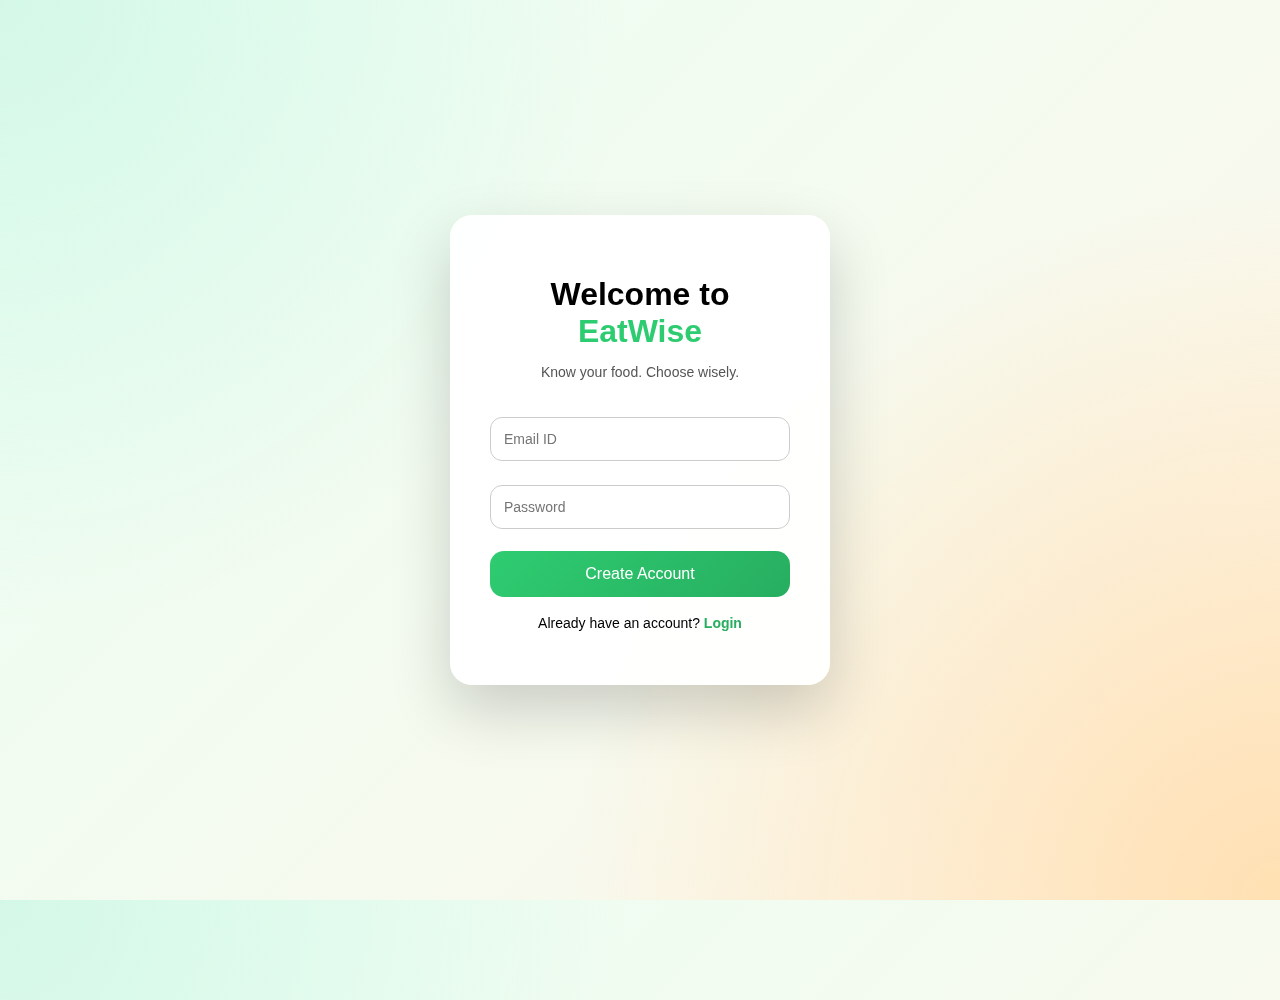
<file: index.html>
<!DOCTYPE html>
<html lang="en">

<head>
  <meta charset="UTF-8" />
  <title>EatWise | Create Account</title>
  <link rel="stylesheet" href="styles/style.css" />
</head>

<body>

  <!-- Floating food icons (optional, for animation) -->
  <div class="floating-icons">
    <span class="veg">🥕</span>
    <span class="veg">🥦</span>
    <span class="junk">🍔</span>
    <span class="junk">🍟</span>
  </div>

  <!-- Auth Card -->
  <div class="auth-container">
    <h1>Welcome to <span>EatWise</span></h1>
    <p class="tagline">Know your food. Choose wisely.</p>

    <!-- ✅ SIGNUP FORM -->
    <form id="signupForm">

      <input type="email" id="email" placeholder="Email ID" required />

      <input type="password" id="password" placeholder="Password" required />

      <button type="submit">Create Account</button>

    </form>

    <!-- Login Redirect -->
    <p class="login-text">
      Already have an account?
      <a href="./login.html">Login</a>
    </p>

    <!-- Message output -->
    <p id="msg"></p>
  </div>

  <!-- ✅ VERY IMPORTANT: SCRIPT LOADED AT END -->
  <script src="scripts/signup.js"></script>



</body>

</html>
</file>
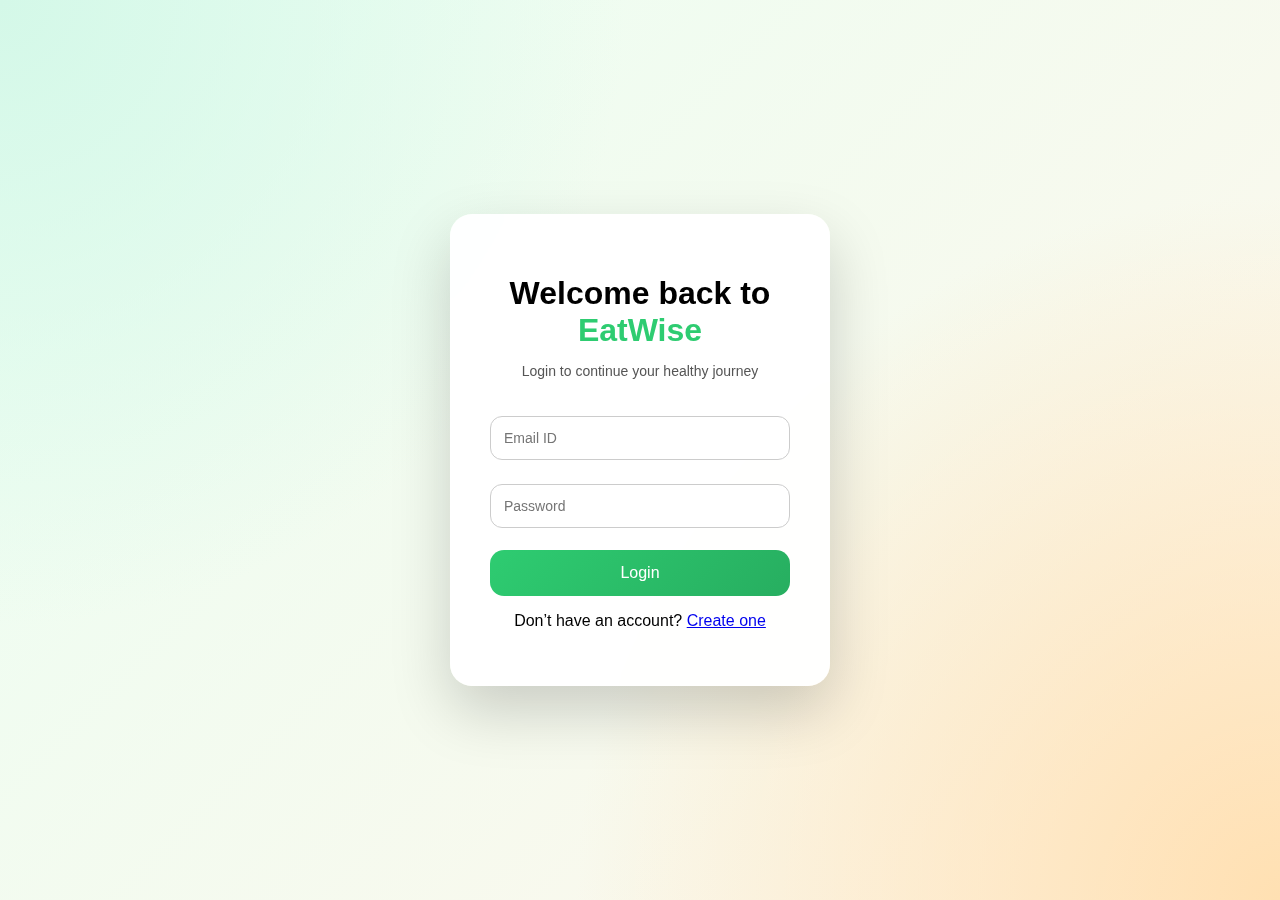
<file: details.html>
<!DOCTYPE html>
<html lang="en">

<head>
  <meta charset="UTF-8" />
  <title>EatWise | About You</title>
  <link rel="stylesheet" href="styles/details.css" />
</head>


<body>

  <!-- Background blobs -->
  <div class="bg-blob green"></div>
  <div class="bg-blob orange"></div>

  <div class="details-card">
    <h1>Tell us about <span>You</span></h1>
    <p class="subtitle">This helps us personalize your food advice</p>

    <form id="detailsForm" class="grid">

      <!-- LEFT COLUMN -->
      <div class="col">
        <label>Name</label>
        <input type="text" placeholder="Your full name" />

        <label>Age</label>
        <input type="number" placeholder="Years" />

        <label>Gender</label>
        <select>
          <option>Male</option>
          <option>Female</option>
          <option>Other</option>
        </select>

        <div class="row">
          <div>
            <label>Height (cm)</label>
            <input type="number" id="setupHeight" placeholder="cm" />
          </div>
          <div>
            <label>Weight (kg)</label>
            <input type="number" id="setupWeight" placeholder="kg" />
          </div>
        </div>
      </div>

      <!-- RIGHT COLUMN -->
      <div class="col">
        <label>Lifestyle Conditions</label>
        <p class="hint">Select all that apply</p>

        <div class="chips">
          <span class="chip">Diabetes</span>
          <span class="chip">High BP</span>
          <span class="chip">Obesity</span>
          <span class="chip">Thyroid</span>
          <span class="chip">Chronic Fatigue</span>
          <span class="chip">Heart Disease</span>
          <span class="chip">PCOS</span>
          <span class="chip">None</span>
        </div>
      </div>

      <button class="cta">Continue →</button>
    </form>
  </div>

  <script src="scripts/details.js"></script>
</body>

</html>
</file>
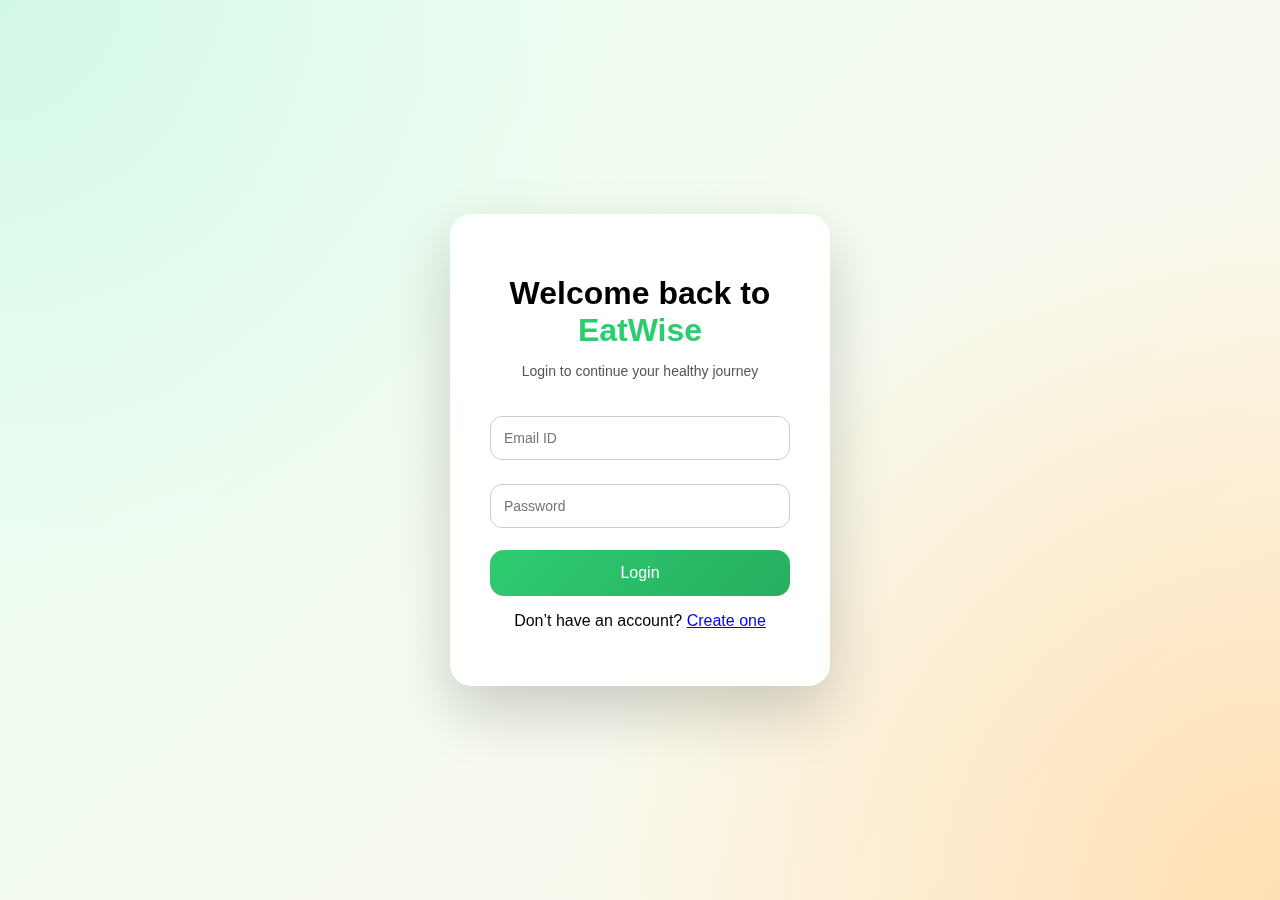
<file: login.html>
<!DOCTYPE html>
<html lang="en">

<head>
  <meta charset="UTF-8" />
  <title>EatWise | Login</title>
  <link rel="stylesheet" href="styles/style.css" />
</head>

<body>

  <div class="auth-container">

    <h1>Welcome back to <span class="brand">EatWise</span></h1>
    <p class="tagline">Login to continue your healthy journey</p>

    <!-- LOGIN FORM -->
    <form id="loginForm">

      <input type="email" id="email" placeholder="Email ID" required />

      <input type="password" id="password" placeholder="Password" required />

      <button type="submit" class="primary-btn">
        Login
      </button>

      <p id="error" class="error-text"></p>

    </form>

    <p class="switch">
      Don’t have an account?
      <a href="index.html">Create one</a>
    </p>

  </div>

  <!-- IMPORTANT: script at bottom -->
  <script src="scripts/login.js"></script>

</body>

</html>
</file>
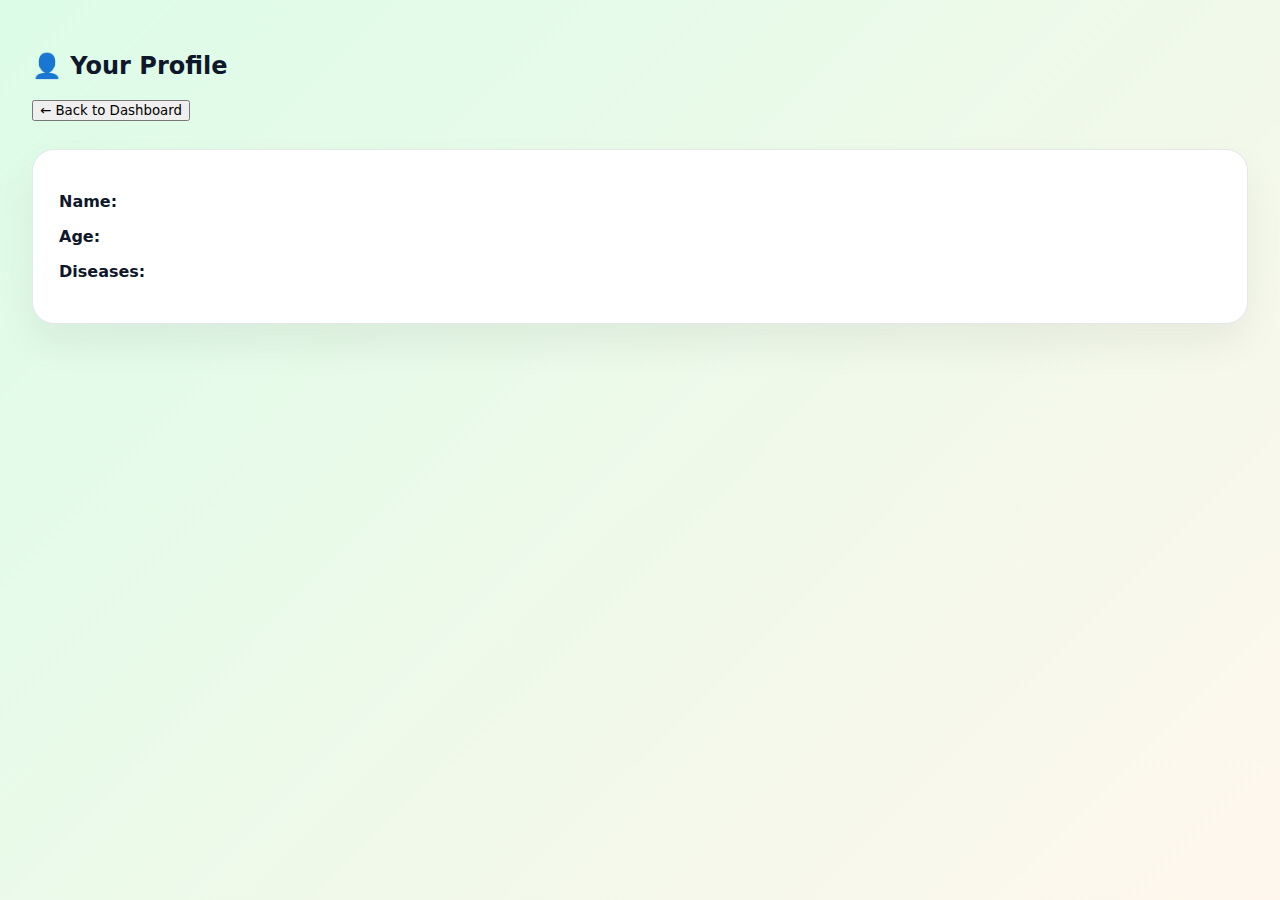
<file: profile/profile.html>
<!DOCTYPE html>
<html lang="en">
<head>
  <meta charset="UTF-8" />
  <title>EatWise | Profile</title>
  <link rel="stylesheet" href="../styles/dashboard.css" />
</head>

<body>
  <div class="app">
    <main class="main">

      <header class="topbar">
        <h2>👤 Your Profile</h2>
        <button onclick="window.location.href='../dashboard.html'">
          ← Back to Dashboard
        </button>
      </header>

      <section class="card">
        <p><strong>Name:</strong> <span id="pName"></span></p>
        <p><strong>Age:</strong> <span id="pAge"></span></p>
        <p><strong>Diseases:</strong> <span id="pDiseases"></span></p>
      </section>

    </main>
  </div>

  <script src="../scripts/profile.js"></script>
</body>
</html>
</file>
<file: styles/style.css>
* {
  box-sizing: border-box;
  font-family: 'Segoe UI', sans-serif;
}

body {
  height: 100vh;
  margin: 0;
  background:
    radial-gradient(circle at top left, #d4f8e8, transparent 40%),
    radial-gradient(circle at bottom right, #ffe0b2, transparent 45%),
    linear-gradient(135deg, #eafff3, #fff6eb);
  display: flex;
  justify-content: center;
  align-items: center;
  overflow: hidden;
}

/* 🌟 Floating Food Container */
.floating-icons span {
  position: absolute;
  bottom: -100px;
  font-size: 60px; /* BIGGER */
  opacity: 0;
  animation: floatPop 10s infinite ease-in-out;
}

/* Veggies */
.veg {
  filter: drop-shadow(0 10px 10px rgba(46, 204, 113, 0.4));
}

/* Junk Food */
.junk {
  filter: drop-shadow(0 10px 10px rgba(231, 76, 60, 0.4));
}

/* Random positions */
.floating-icons span:nth-child(1) { left: 10%; animation-delay: 0s; }
.floating-icons span:nth-child(2) { left: 25%; animation-delay: 2s; }
.floating-icons span:nth-child(3) { left: 40%; animation-delay: 4s; }
.floating-icons span:nth-child(4) { left: 60%; animation-delay: 1s; }
.floating-icons span:nth-child(5) { left: 75%; animation-delay: 3s; }

/* ✨ Floating + Pop Animation */
@keyframes floatPop {
  0% {
    transform: translateY(0) scale(0.2);
    opacity: 0;
  }
  20% {
    opacity: 1;
    transform: translateY(-150px) scale(1.2);
  }
  50% {
    transform: translateY(-350px) scale(1);
  }
  80% {
    opacity: 1;
  }
  100% {
    transform: translateY(-650px) scale(0.8);
    opacity: 0;
  }
}

/* 🔐 Auth Box */
.auth-container {
  background: rgba(255, 255, 255, 0.95);
  backdrop-filter: blur(10px);
  padding: 40px;
  width: 380px;
  border-radius: 22px;
  box-shadow: 0 25px 60px rgba(0,0,0,0.18);
  text-align: center;
  z-index: 10;
  animation: cardPop 0.8s ease;
}

/* Card entry animation */
@keyframes cardPop {
  0% {
    transform: scale(0.7);
    opacity: 0;
  }
  100% {
    transform: scale(1);
    opacity: 1;
  }
}

.auth-container h1 {
  margin-bottom: 6px;
}

.auth-container h1 span {
  color: #2ecc71;
}

.tagline {
  font-size: 14px;
  margin-bottom: 25px;
  color: #555;
}

/* Inputs */
input {
  width: 100%;
  padding: 13px;
  margin: 12px 0;
  border-radius: 12px;
  border: 1px solid #ccc;
  font-size: 14px;
  transition: 0.3s;
}

input:focus {
  border-color: #2ecc71;
  outline: none;
  box-shadow: 0 0 0 2px rgba(46, 204, 113, 0.2);
}

/* Button */
button {
  width: 100%;
  padding: 14px;
  background: linear-gradient(135deg, #2ecc71, #27ae60);
  border: none;
  color: white;
  font-size: 16px;
  border-radius: 14px;
  cursor: pointer;
  margin-top: 10px;
  transition: transform 0.2s, box-shadow 0.2s;
}

button:hover {
  transform: translateY(-2px);
  box-shadow: 0 10px 20px rgba(46, 204, 113, 0.4);
}

/* Login text */
.login-text {
  margin-top: 18px;
  font-size: 14px;
}

.login-text a {
  color: #27ae60;
  text-decoration: none;
  font-weight: 600;
}

#msg {
  margin-top: 12px;
  font-size: 14px;
}
</file>
<file: styles/details.css>
* {
  box-sizing: border-box;
  font-family: "Segoe UI", sans-serif;
}

body {
  margin: 0;
  min-height: 100vh;
  background: linear-gradient(120deg, #e8fff3, #fff3e0);
  display: flex;
  align-items: center;
  justify-content: center;
  overflow: hidden;
}

/* Background blobs */
.bg-blob {
  position: absolute;
  width: 350px;
  height: 350px;
  border-radius: 50%;
  filter: blur(80px);
  opacity: 0.4;
}

.bg-blob.green {
  background: #2ecc71;
  top: -100px;
  left: -100px;
}

.bg-blob.orange {
  background: #f39c12;
  bottom: -100px;
  right: -100px;
}

.details-card {
  background: white;
  padding: 40px;
  width: 900px;
  max-width: 95%;
  border-radius: 20px;
  box-shadow: 0 20px 60px rgba(0,0,0,0.1);
  z-index: 2;
}

h1 {
  margin: 0;
  font-size: 32px;
}

h1 span {
  color: #2ecc71;
}

.subtitle {
  color: #666;
  margin-bottom: 30px;
}

.grid {
  display: grid;
  grid-template-columns: 1fr 1fr;
  gap: 30px;
}

.col label {
  font-weight: 600;
  margin-top: 15px;
  display: block;
}

input, select {
  width: 100%;
  padding: 14px;
  margin-top: 6px;
  border-radius: 12px;
  border: 1px solid #ddd;
  font-size: 15px;
}

.row {
  display: flex;
  gap: 15px;
}

.hint {
  font-size: 13px;
  color: #888;
}

/* Disease chips */
.chips {
  display: flex;
  flex-wrap: wrap;
  gap: 10px;
  margin-top: 10px;
}

.chip {
  padding: 10px 16px;
  border-radius: 20px;
  border: 1px solid #ddd;
  cursor: pointer;
  transition: 0.2s;
  background: #f7f7f7;
}

.chip.active {
  background: #2ecc71;
  color: white;
  border-color: #2ecc71;
}

/* Button */
.cta {
  grid-column: span 2;
  margin-top: 30px;
  padding: 16px;
  border: none;
  border-radius: 30px;
  background: linear-gradient(90deg, #2ecc71, #27ae60);
  color: white;
  font-size: 18px;
  cursor: pointer;
}
</file>
<file: styles/dashboard.css>
/* =====================
   VARIABLES
===================== */

:root {
  --bg: #f5fff8;
  --card: #ffffff;
  --text: #0f172a;
  --muted: #64748b;
  --primary: #22c55e;
  --sidebar: #0f172a;
  --border: #e5e7eb;
}

body.dark {
  --bg: #020617;
  --card: #020617;
  --text: #e5e7eb;
  --muted: #94a3b8;
  --sidebar: #020617;
  --border: #334155;
}

/* =====================
   RESET
===================== */

* {
  box-sizing: border-box;
  font-family: "Inter", system-ui, sans-serif;
}

body {
  margin: 0;
  background: linear-gradient(135deg, #dcfce7, #fff7ed);
  color: var(--text);
}

body.dark {
  background: radial-gradient(circle at top, #020617, #000);
}

/* =====================
   LAYOUT
===================== */

.app {
  display: flex;
  min-height: 100vh;
}

/* =====================
   SIDEBAR
===================== */

.sidebar {
  width: 230px;
  background: var(--sidebar);
  color: #fff;
  padding: 24px;
  display: flex;
  flex-direction: column;
  gap: 14px;
  min-height: 100vh;
}

.logo {
  font-size: 22px;
  font-weight: 800;
  color: var(--primary);
  margin-bottom: 16px;
}

.nav-btn {
  border: none;
  background: transparent;
  color: #cbd5f5;
  padding: 12px 14px;
  border-radius: 12px;
  cursor: pointer;
  text-align: left;
  font-size: 15px;
}

.nav-btn:hover,
.nav-btn.active {
  background: rgba(34, 197, 94, 0.18);
  color: var(--primary);
}

.dark-btn {
  margin-top: auto;
  padding: 12px;
  border-radius: 12px;
  border: none;
  background: #1e293b;
  color: #fff;
  cursor: pointer;
}

/* =====================
   MAIN
===================== */

.main {
  flex: 1;
  padding: 32px;
}

.topbar {
  margin-bottom: 28px;
}

/* =====================
   VIEWS
===================== */

.view {
  display: none;
}

.view.active {
  display: block;
}

/* =====================
   CARD BASE
===================== */

.card {
  background: var(--card);
  border-radius: 22px;
  padding: 26px;
  border: 1px solid var(--border);
  box-shadow: 0 20px 40px rgba(0, 0, 0, 0.06);
}

/* =====================================================
   ASSISTANT (STABLE VERSION)
===================================================== */

.assistant-card.chatbot {
  display: flex;
  flex-direction: column;
  max-width: 980px;
  width: 100%;
  margin: 0 auto;
  background: var(--card);
  border-radius: 20px;
  padding: 16px;
  border: 1px solid var(--border);
}

/* Header */
.chat-header {
  padding: 12px 16px;
  font-weight: 600;
  border-bottom: 1px solid var(--border);
}

/* Upload */
.upload-card {
  margin: 16px 0;
  padding: 18px;
  border-radius: 16px;
  border: 2px dashed var(--primary);
  text-align: center;
}

/* Messages */
.chat-messages {
  flex: 1;
  min-height: 420px;
  padding: 16px;
  overflow-y: auto;
  display: flex;
  flex-direction: column;
  gap: 12px;
  background: var(--bg);
  border-radius: 16px;
}

/* Message bubbles */
.message {
  max-width: 80%;
  padding: 12px 16px;
  border-radius: 14px;
  font-size: 14px;
}

.message.bot {
  background: var(--card);
  border: 1px solid var(--border);
}

.message.user {
  background: var(--primary);
  color: #fff;
  margin-left: auto;
}

/* Input */
.chat-input {
  display: flex;
  gap: 8px;
  margin-top: 12px;
  padding: 12px;
  border-radius: 16px;
  border: 1px solid var(--border);
  background: var(--card);
}

.chat-input input {
  flex: 1;
  padding: 12px 14px;
  border-radius: 12px;
  border: 1px solid var(--border);
  background: transparent;
}

.chat-input button {
  padding: 0 16px;
  border-radius: 12px;
  background: var(--primary);
  color: #fff;
  border: none;
}

/* Action Buttons */
#addToTracker,
#smartSnackBtn {
  margin-top: 10px;
}

/* =====================
   CALORIE CHARTS
===================== */

.charts-wrapper {
  display: grid;
  grid-template-columns: 1.2fr 0.8fr;
  gap: 24px;
  margin-top: 24px;
}

.chart-box {
  background: var(--card);
  border-radius: 18px;
  padding: 16px;
  height: 300px;
}

/* =====================
   DISCOVER
===================== */

.discover-divider {
  margin: 24px 0;
  border-top: 1px solid var(--border);
}

/* =====================
   DARK MODE FIXES
===================== */

body.dark .chat-messages,
body.dark .upload-card,
body.dark .chat-input,
body.dark .chart-box {
  background: #020617;
  border-color: #334155;
}

body.dark .message.bot {
  background: #020617;
}

/* ===============================
   FIX BUTTON COLORS — REAL FIX
=============================== */

/* SECONDARY BUTTON BASE */
.secondary-btn {
  background: linear-gradient(135deg, #22c55e, #16a34a);
  color: #ffffff;
  border: none;
  border-radius: 999px;
  padding: 12px 18px;
  font-weight: 600;
  cursor: pointer;
  transition: all 0.2s ease;
}

/* HOVER */
.secondary-btn:hover {
  background: linear-gradient(135deg, #34d399, #22c55e);
  box-shadow: 0 8px 24px rgba(34, 197, 94, 0.35);
  transform: translateY(-1px);
}

/* ACTIVE */
.secondary-btn:active {
  transform: scale(0.97);
}

/* DARK MODE SAFETY */
body.dark .secondary-btn {
  background: linear-gradient(135deg, #16a34a, #15803d);
}

.profile-actions {
  margin-top: 20px;
  text-align: right;
}

/* Small logout button */
#logoutBtn {
  background: #ef4444;
  color: #fff;
  border: none;
  padding: 6px 10px;
  /* 👈 smaller */
  font-size: 13px;
  /* 👈 smaller text */
  border-radius: 6px;
  /* 👈 subtle rounding */
  cursor: pointer;
  font-weight: 500;
}

#logoutBtn:hover {
  background: #dc2626;
}

.section-divider {
  border: none;
  border-top: 1px solid var(--border);
  margin: 20px 0;
  opacity: 0.6;
}

#discover .section {
  margin-top: 6px;
}

/* =====================================================
   WEIGHT GOAL TRACKER - PROFESSIONAL DESIGN
===================================================== */

.weight-goal-card {
  background: var(--card);
  border-radius: 20px;
  padding: 32px;
  border: 1px solid var(--border);
  box-shadow: 0 20px 40px rgba(0, 0, 0, 0.06);
  margin-bottom: 24px;
}

.weight-goal-card h3 {
  font-size: 24px;
  margin-bottom: 24px;
  color: var(--text);
}

.goal-grid {
  display: grid;
  grid-template-columns: repeat(auto-fit, minmax(220px, 1fr));
  gap: 20px;
  margin-bottom: 24px;
}

.goal-input-group label {
  display: block;
  font-size: 14px;
  font-weight: 600;
  color: var(--muted);
  margin-bottom: 8px;
}

.goal-input-group input,
.goal-input-group select {
  width: 100%;
  padding: 14px 16px;
  border-radius: 12px;
  border: 1.5px solid var(--border);
  background: var(--bg);
  color: var(--text);
  font-size: 15px;
  transition: all 0.2s;
}

.goal-input-group input:focus,
.goal-input-group select:focus {
  outline: none;
  border-color: var(--primary);
  box-shadow: 0 0 0 3px rgba(34, 197, 94, 0.1);
}

.calculate-btn {
  width: 100%;
  padding: 16px;
  background: linear-gradient(135deg, var(--primary), #16a34a);
  color: white;
  border: none;
  border-radius: 12px;
  font-size: 16px;
  font-weight: 600;
  cursor: pointer;
  transition: all 0.3s;
}

.calculate-btn:hover {
  transform: translateY(-2px);
  box-shadow: 0 12px 30px rgba(34, 197, 94, 0.3);
}

.goal-results {
  margin-top: 32px;
  padding-top: 32px;
  border-top: 2px solid var(--border);
}

.result-cards {
  display: grid;
  grid-template-columns: repeat(auto-fit, minmax(200px, 1fr));
  gap: 16px;
  margin-bottom: 24px;
}

.result-card {
  background: var(--bg);
  padding: 20px;
  border-radius: 16px;
  border: 1.5px solid var(--border);
  display: flex;
  align-items: center;
  gap: 16px;
  transition: all 0.3s;
}

.result-card:hover {
  transform: translateY(-4px);
  box-shadow: 0 8px 24px rgba(0, 0, 0, 0.1);
}

.result-card.highlight {
  background: linear-gradient(135deg, #fef3c7, #fde68a);
  border-color: #fbbf24;
}

.result-card.primary {
  background: linear-gradient(135deg, #dbeafe, #bfdbfe);
  border-color: #3b82f6;
}

body.dark .result-card.highlight {
  background: linear-gradient(135deg, #78350f, #92400e);
}

body.dark .result-card.primary {
  background: linear-gradient(135deg, #1e3a8a, #1e40af);
}

.result-icon {
  font-size: 32px;
}

.result-content {
  display: flex;
  flex-direction: column;
  gap: 4px;
}

.result-label {
  font-size: 12px;
  color: var(--muted);
  font-weight: 500;
  text-transform: uppercase;
  letter-spacing: 0.5px;
}

.result-value {
  font-size: 20px;
  font-weight: 700;
  color: var(--text);
}

.recommendation {
  background: linear-gradient(135deg, rgba(34, 197, 94, 0.1), rgba(16, 185, 129, 0.05));
  padding: 24px;
  border-radius: 16px;
  border: 1.5px solid rgba(34, 197, 94, 0.3);
}

.recommendation h4 {
  margin-top: 0;
  margin-bottom: 12px;
  font-size: 18px;
}

.recommendation p {
  line-height: 1.7;
  color: var(--text);
  margin-bottom: 20px;
}

.macro-targets {
  display: grid;
  grid-template-columns: repeat(3, 1fr);
  gap: 16px;
}

.macro-target {
  background: var(--card);
  padding: 16px;
  border-radius: 12px;
  text-align: center;
  border: 1.5px solid var(--border);
}

.macro-icon {
  font-size: 28px;
  display: block;
  margin-bottom: 8px;
}

.macro-label {
  display: block;
  font-size: 12px;
  color: var(--muted);
  font-weight: 600;
  margin-bottom: 6px;
  text-transform: uppercase;
}

.macro-value {
  display: block;
  font-size: 18px;
  font-weight: 700;
  color: var(--text);
}

/* =====================================================
   TODAY'S TRACKING - MODERN DESIGN
===================================================== */

.today-tracking {
  background: var(--card);
  border-radius: 20px;
  padding: 32px;
  border: 1px solid var(--border);
  box-shadow: 0 20px 40px rgba(0, 0, 0, 0.06);
  margin-bottom: 24px;
}

.tracking-header {
  display: flex;
  justify-content: space-between;
  align-items: center;
  margin-bottom: 24px;
}

.tracking-header h3 {
  margin: 0;
  font-size: 22px;
}

.reset-btn {
  padding: 10px 20px;
  background: #ef4444;
  color: white;
  border: none;
  border-radius: 8px;
  font-size: 13px;
  font-weight: 600;
  cursor: pointer;
  transition: all 0.2s;
}

.reset-btn:hover {
  background: #dc2626;
  transform: scale(1.05);
}

.calorie-summary-modern {
  background: linear-gradient(135deg, #f0fdf4, #dcfce7);
  padding: 20px;
  border-radius: 14px;
  margin-bottom: 24px;
  font-size: 16px;
  font-weight: 600;
  border: 1.5px solid #86efac;
}

body.dark .calorie-summary-modern {
  background: linear-gradient(135deg, #064e3b, #065f46);
  border-color: #059669;
}

.progress-bars {
  display: flex;
  flex-direction: column;
  gap: 20px;
}

.progress-item {
  display: flex;
  flex-direction: column;
  gap: 8px;
}

.progress-label {
  display: flex;
  justify-content: space-between;
  font-size: 14px;
  font-weight: 600;
  color: var(--text);
}

.progress-label span:last-child {
  color: var(--muted);
}

.progress-bar {
  height: 12px;
  background: var(--bg);
  border-radius: 999px;
  overflow: hidden;
  border: 1px solid var(--border);
}

.progress-fill {
  height: 100%;
  border-radius: 999px;
  transition: width 0.5s ease;
}

.progress-fill.calories {
  background: linear-gradient(90deg, #22c55e, #16a34a);
}

.progress-fill.protein {
  background: linear-gradient(90deg, #3b82f6, #2563eb);
}

.progress-fill.carbs {
  background: linear-gradient(90deg, #f59e0b, #d97706);
}

.progress-fill.fat {
  background: linear-gradient(90deg, #ef4444, #dc2626);
}

/* =====================================================
   CHARTS - MODERN REDESIGN
===================================================== */

.charts-wrapper-modern {
  display: grid;
  grid-template-columns: repeat(auto-fit, minmax(350px, 1fr));
  gap: 24px;
  margin-bottom: 24px;
}

.chart-card {
  background: var(--card);
  border-radius: 20px;
  padding: 24px;
  border: 1px solid var(--border);
  box-shadow: 0 20px 40px rgba(0, 0, 0, 0.06);
}

.chart-card h4 {
  margin: 0 0 20px 0;
  font-size: 18px;
  color: var(--text);
}

.chart-container {
  height: 280px;
  position: relative;
}

/* =====================================================
   FOOD LIST - MODERN DESIGN
===================================================== */

.food-list-card {
  background: var(--card);
  border-radius: 20px;
  padding: 32px;
  border: 1px solid var(--border);
  box-shadow: 0 20px 40px rgba(0, 0, 0, 0.06);
}

.food-list-card h3 {
  margin: 0 0 20px 0;
  font-size: 22px;
}

.modern-food-list {
  list-style: none;
  padding: 0;
  margin: 0;
  display: flex;
  flex-direction: column;
  gap: 12px;
}

.modern-food-list li {
  background: var(--bg);
  padding: 16px 20px;
  border-radius: 12px;
  border: 1.5px solid var(--border);
  font-size: 15px;
  color: var(--text);
  transition: all 0.2s;
}

.modern-food-list li:hover {
  transform: translateX(4px);
  border-color: var(--primary);
}

.empty-state {
  text-align: center;
  color: var(--muted);
  padding: 40px 20px;
  font-size: 15px;
  font-style: italic;
}

/* =====================================================
   MANUAL FOOD ENTRY FORM
===================================================== */

.manual-entry-card {
  background: var(--card);
  border-radius: 20px;
  padding: 32px;
  border: 1px solid var(--border);
  box-shadow: 0 20px 40px rgba(0, 0, 0, 0.06);
  margin-bottom: 24px;
}

.manual-entry-card h3 {
  margin: 0 0 24px 0;
  font-size: 22px;
  color: var(--text);
}

.manual-food-form {
  display: flex;
  flex-direction: column;
  gap: 20px;
}

.form-row {
  display: grid;
  grid-template-columns: 2fr repeat(4, 1fr);
  gap: 16px;
}

.form-row-secondary {
  display: grid;
  grid-template-columns: 1fr auto;
  gap: 16px;
  align-items: end;
}

.form-group {
  display: flex;
  flex-direction: column;
  gap: 8px;
}

.form-group label {
  font-size: 13px;
  font-weight: 600;
  color: var(--muted);
  text-transform: uppercase;
  letter-spacing: 0.5px;
}

.form-group input,
.form-group select {
  padding: 12px 16px;
  border-radius: 10px;
  border: 1.5px solid var(--border);
  background: var(--bg);
  color: var(--text);
  font-size: 15px;
  transition: all 0.2s;
}

.form-group input:focus,
.form-group select:focus {
  outline: none;
  border-color: var(--primary);
  box-shadow: 0 0 0 3px rgba(34, 197, 94, 0.1);
}

.add-entry-btn {
  padding: 12px 32px;
  background: linear-gradient(135deg, var(--primary), #16a34a);
  color: white;
  border: none;
  border-radius: 10px;
  font-size: 15px;
  font-weight: 600;
  cursor: pointer;
  transition: all 0.3s;
  display: flex;
  align-items: center;
  gap: 8px;
  white-space: nowrap;
}

.add-entry-btn:hover {
  transform: translateY(-2px);
  box-shadow: 0 8px 20px rgba(34, 197, 94, 0.3);
}

.add-entry-btn span {
  font-size: 18px;
}

/* Food name group with auto-fill button */
.food-name-group {
  grid-column: 1 / 3;
}

.food-name-input-wrapper {
  display: flex;
  gap: 12px;
}

.food-name-input-wrapper input {
  flex: 1;
}

.auto-fill-btn {
  padding: 12px 24px;
  background: linear-gradient(135deg, #3b82f6, #2563eb);
  color: white;
  border: none;
  border-radius: 10px;
  font-size: 14px;
  font-weight: 600;
  cursor: pointer;
  transition: all 0.3s;
  display: flex;
  align-items: center;
  gap: 8px;
  white-space: nowrap;
}

.auto-fill-btn:hover {
  background: linear-gradient(135deg, #2563eb, #1d4ed8);
  transform: translateY(-2px);
  box-shadow: 0 8px 20px rgba(59, 130, 246, 0.3);
}

.auto-fill-btn:disabled {
  background: #94a3b8;
  cursor: not-allowed;
  transform: none;
}

.auto-fill-btn.loading {
  background: #94a3b8;
  cursor: wait;
}

.auto-fill-btn span {
  font-size: 16px;
}


@media (max-width: 1200px) {
  .form-row {
    grid-template-columns: 1fr 1fr 1fr;
  }

  .form-row .form-group:first-child {
    grid-column: 1 / -1;
  }
}

@media (max-width: 768px) {
  .form-row {
    grid-template-columns: 1fr;
  }

  .form-row-secondary {
    grid-template-columns: 1fr;
  }

  .add-entry-btn {
    width: 100%;
    justify-content: center;
  }
}

/* Enhanced food list items */
.modern-food-list li {
  display: flex;
  justify-content: space-between;
  align-items: center;
  gap: 16px;
  padding: 18px 20px;
}

.food-item-content {
  flex: 1;
  display: flex;
  flex-direction: column;
  gap: 6px;
}

.food-item-main {
  display: flex;
  align-items: center;
  gap: 12px;
  flex-wrap: wrap;
}

.food-item-name {
  font-weight: 600;
  font-size: 16px;
}

.food-item-macros {
  color: var(--muted);
  font-size: 14px;
}

.meal-badge {
  display: inline-block;
  padding: 4px 12px;
  border-radius: 12px;
  font-size: 11px;
  font-weight: 600;
  text-transform: uppercase;
  letter-spacing: 0.5px;
}

.meal-badge.breakfast {
  background: linear-gradient(135deg, #fef3c7, #fde68a);
  color: #92400e;
}

.meal-badge.lunch {
  background: linear-gradient(135deg, #dbeafe, #bfdbfe);
  color: #1e40af;
}

.meal-badge.snack {
  background: linear-gradient(135deg, #fce7f3, #fbcfe8);
  color: #831843;
}

.meal-badge.dinner {
  background: linear-gradient(135deg, #dcfce7, #bbf7d0);
  color: #14532d;
}

body.dark .meal-badge.breakfast {
  background: linear-gradient(135deg, #78350f, #92400e);
  color: #fef3c7;
}

body.dark .meal-badge.lunch {
  background: linear-gradient(135deg, #1e3a8a, #1e40af);
  color: #dbeafe;
}

body.dark .meal-badge.snack {
  background: linear-gradient(135deg, #831843, #9f1239);
  color: #fce7f3;
}

body.dark .meal-badge.dinner {
  background: linear-gradient(135deg, #14532d, #166534);
  color: #dcfce7;
}

.delete-food-btn {
  padding: 8px 12px;
  background: #fee2e2;
  color: #dc2626;
  border: 1px solid #fecaca;
  border-radius: 8px;
  font-size: 13px;
  font-weight: 600;
  cursor: pointer;
  transition: all 0.2s;
  white-space: nowrap;
}

.delete-food-btn:hover {
  background: #fecaca;
  border-color: #dc2626;
  transform: scale(1.05);
}

body.dark .delete-food-btn {
  background: #7f1d1d;
  color: #fca5a5;
  border-color: #991b1b;
}

body.dark .delete-food-btn:hover {
  background: #991b1b;
  border-color: #dc2626;
}



.discover-container {
  display: flex;
  flex-direction: column;
  gap: 32px;
  max-width: 1400px;
  margin: 0 auto;
}

/* Hero Card */
.discover-hero-card {
  background: linear-gradient(135deg, #22c55e 0%, #16a34a 100%);
  border-radius: 24px;
  padding: 40px;
  color: white;
  box-shadow: 0 20px 50px rgba(34, 197, 94, 0.3);
  position: relative;
  overflow: hidden;
}

.discover-hero-card::before {
  content: '';
  position: absolute;
  top: -50%;
  right: -10%;
  width: 400px;
  height: 400px;
  background: radial-gradient(circle, rgba(255, 255, 255, 0.1) 0%, transparent 70%);
  border-radius: 50%;
}

.hero-content {
  position: relative;
  z-index: 1;
}

.hero-content h3 {
  font-size: 32px;
  margin: 0 0 16px 0;
  font-weight: 700;
}

.hero-description {
  font-size: 18px;
  margin: 0 0 24px 0;
  opacity: 0.95;
  max-width: 600px;
}

.insights-btn {
  padding: 16px 32px;
  background: white;
  color: #16a34a;
  border: none;
  border-radius: 12px;
  font-size: 16px;
  font-weight: 600;
  cursor: pointer;
  transition: all 0.3s;
  display: inline-flex;
  align-items: center;
  gap: 10px;
  box-shadow: 0 8px 20px rgba(0, 0, 0, 0.15);
}

.insights-btn:hover {
  transform: translateY(-3px);
  box-shadow: 0 12px 30px rgba(0, 0, 0, 0.25);
}

.insights-btn span {
  font-size: 20px;
}

.ai-insights {
  margin-top: 24px;
  padding: 24px;
  background: rgba(255, 255, 255, 0.15);
  border-radius: 16px;
  backdrop-filter: blur(10px);
}

.ai-insight-item {
  padding: 12px 0;
  border-bottom: 1px solid rgba(255, 255, 255, 0.2);
  font-size: 15px;
  line-height: 1.6;
}

.ai-insight-item:last-child {
  border-bottom: none;
}

/* Main Grid */
.discover-main-grid {
  display: grid;
  grid-template-columns: repeat(auto-fit, minmax(300px, 1fr));
  gap: 24px;
}

.discover-card {
  background: var(--card);
  border-radius: 20px;
  padding: 0;
  border: 1px solid var(--border);
  box-shadow: 0 10px 30px rgba(0, 0, 0, 0.08);
  transition: all 0.3s;
  overflow: hidden;
}

.discover-card:hover {
  transform: translateY(-4px);
  box-shadow: 0 15px 40px rgba(0, 0, 0, 0.12);
}

.card-header-discover {
  padding: 20px 24px;
  background: linear-gradient(135deg, var(--bg), var(--card));
  border-bottom: 1px solid var(--border);
  display: flex;
  justify-content: space-between;
  align-items: center;
}

.card-header-discover h4 {
  margin: 0;
  font-size: 18px;
  font-weight: 600;
  color: var(--text);
}

.icon-btn-discover {
  background: transparent;
  border: none;
  font-size: 20px;
  cursor: pointer;
  padding: 8px;
  border-radius: 8px;
  transition: all 0.2s;
}

.icon-btn-discover:hover {
  background: var(--bg);
  transform: rotate(180deg);
}

.card-content-discover {
  padding: 24px;
}

.loading-text {
  color: var(--muted);
  font-style: italic;
  text-align: center;
  padding: 20px;
}

/* Profile Content */
.profile-info-item {
  display: flex;
  justify-content: space-between;
  padding: 12px 0;
  border-bottom: 1px solid var(--border);
}

.profile-info-item:last-child {
  border-bottom: none;
}

.profile-label {
  font-weight: 600;
  color: var(--text);
}

.profile-value {
  color: var(--muted);
}

/* Tips List */
.tip-item {
  padding: 12px 16px;
  background: var(--bg);
  border-radius: 10px;
  margin-bottom: 12px;
  border-left: 4px solid var(--primary);
  font-size: 14px;
  line-height: 1.6;
}

.tip-item:last-child {
  margin-bottom: 0;
}

/* Focus Stats */
.focus-stat {
  display: flex;
  justify-content: space-between;
  padding: 16px 0;
  border-bottom: 1px solid var(--border);
}

.focus-stat:last-child {
  border-bottom: none;
}

.stat-label {
  font-weight: 600;
  color: var(--text);
}

.stat-value {
  color: var(--primary);
  font-weight: 700;
}

/* Section Styling */
.discover-section {
  margin-top: 16px;
}

.section-header-discover {
  display: flex;
  justify-content: space-between;
  align-items: center;
  margin-bottom: 20px;
}

.section-header-discover h3 {
  margin: 0;
  font-size: 24px;
  font-weight: 700;
  color: var(--text);
}

.ai-btn-small {
  padding: 10px 20px;
  background: linear-gradient(135deg, #3b82f6, #2563eb);
  color: white;
  border: none;
  border-radius: 10px;
  font-size: 14px;
  font-weight: 600;
  cursor: pointer;
  transition: all 0.3s;
  display: flex;
  align-items: center;
  gap: 8px;
}

.ai-btn-small:hover {
  background: linear-gradient(135deg, #2563eb, #1d4ed8);
  transform: translateY(-2px);
  box-shadow: 0 8px 20px rgba(59, 130, 246, 0.3);
}

.ai-btn-small span {
  font-size: 16px;
}

/* Smart Snacks Grid */
.smart-snacks-grid {
  display: grid;
  grid-template-columns: repeat(auto-fill, minmax(250px, 1fr));
  gap: 20px;
}

.snack-card {
  background: var(--card);
  border-radius: 16px;
  padding: 20px;
  border: 1px solid var(--border);
  box-shadow: 0 8px 20px rgba(0, 0, 0, 0.06);
  transition: all 0.3s;
  text-align: center;
}

.snack-card:hover {
  transform: translateY(-4px);
  box-shadow: 0 12px 30px rgba(0, 0, 0, 0.1);
  border-color: var(--primary);
}

.snack-icon {
  font-size: 48px;
  margin-bottom: 12px;
}

.snack-name {
  font-size: 18px;
  font-weight: 600;
  color: var(--text);
  margin: 0 0 8px 0;
}

.snack-calories {
  font-size: 14px;
  color: var(--primary);
  font-weight: 600;
  margin-bottom: 8px;
}

.snack-macros {
  font-size: 13px;
  color: var(--muted);
  margin-bottom: 12px;
}

.snack-benefit {
  font-size: 13px;
  color: var(--text);
  line-height: 1.5;
  font-style: italic;
}

/* Recipes Grid */
.recipes-grid {
  display: grid;
  grid-template-columns: repeat(auto-fill, minmax(320px, 1fr));
  gap: 24px;
}

.recipe-card {
  background: var(--card);
  border-radius: 16px;
  overflow: hidden;
  border: 1px solid var(--border);
  box-shadow: 0 8px 20px rgba(0, 0, 0, 0.06);
  transition: all 0.3s;
}

.recipe-card:hover {
  transform: translateY(-4px);
  box-shadow: 0 12px 30px rgba(0, 0, 0, 0.1);
}

.recipe-header {
  padding: 20px;
  background: linear-gradient(135deg, var(--primary), #16a34a);
  color: white;
}

.recipe-name {
  font-size: 20px;
  font-weight: 600;
  margin: 0 0 8px 0;
}

.recipe-time {
  font-size: 14px;
  opacity: 0.9;
}

.recipe-body {
  padding: 20px;
}

.recipe-nutrition {
  display: flex;
  justify-content: space-around;
  margin-bottom: 16px;
  padding-bottom: 16px;
  border-bottom: 1px solid var(--border);
}

.nutrition-item {
  text-align: center;
}

.nutrition-value {
  display: block;
  font-size: 18px;
  font-weight: 700;
  color: var(--primary);
}

.nutrition-label {
  display: block;
  font-size: 12px;
  color: var(--muted);
  text-transform: uppercase;
}

.recipe-ingredients {
  font-size: 14px;
  color: var(--text);
  line-height: 1.6;
  margin-bottom: 12px;
}

.recipe-benefit {
  font-size: 13px;
  color: var(--muted);
  font-style: italic;
  line-height: 1.5;
}

/* Health Facts Carousel */
.health-facts-carousel {
  background: linear-gradient(135deg, #dbeafe, #bfdbfe);
  border-radius: 16px;
  padding: 32px;
  text-align: center;
  border: 1px solid #93c5fd;
  min-height: 120px;
  display: flex;
  align-items: center;
  justify-content: center;
}

body.dark .health-facts-carousel {
  background: linear-gradient(135deg, #1e3a8a, #1e40af);
  border-color: #2563eb;
}

.health-fact-item {
  font-size: 18px;
  line-height: 1.7;
  color: #1e40af;
  font-weight: 500;
  max-width: 800px;
  animation: fastFade 0.8s ease-out;
}

@keyframes fastFade {
  from {
    opacity: 0;
    transform: translateY(8px);
  }

  to {
    opacity: 1;
    transform: translateY(0);
  }
}

body.dark .health-fact-item {
  color: #dbeafe;
}

/* Responsive */
@media (max-width: 768px) {
  .discover-hero-card {
    padding: 24px;
  }

  .hero-content h3 {
    font-size: 24px;
  }

  .hero-description {
    font-size: 16px;
  }

  .discover-main-grid {
    grid-template-columns: 1fr;
  }

  .smart-snacks-grid {
    grid-template-columns: repeat(auto-fill, minmax(200px, 1fr));
  }

  .recipes-grid {
    grid-template-columns: 1fr;
  }
}

/* =====================================================
   PROFILE FORM - MODERN DESIGN
===================================================== */

.profile-form-card {
  background: var(--card);
  border-radius: 20px;
  padding: 32px;
  border: 1px solid var(--border);
  box-shadow: 0 10px 30px rgba(0, 0, 0, 0.08);
  max-width: 800px;
  margin: 0 auto;
}

.profile-form-card h3 {
  margin: 0 0 24px 0;
  font-size: 22px;
  font-weight: 600;
  color: var(--text);
}

.profile-form {
  display: flex;
  flex-direction: column;
  gap: 20px;
}

.profile-form-row {
  display: grid;
  grid-template-columns: 1fr 1fr;
  gap: 20px;
}

.profile-form-group {
  display: flex;
  flex-direction: column;
  gap: 8px;
}

.profile-form-group label {
  font-size: 14px;
  font-weight: 600;
  color: var(--text);
}

.profile-form-group input,
.profile-form-group select {
  padding: 12px 16px;
  border-radius: 10px;
  border: 1.5px solid var(--border);
  background: var(--bg);
  color: var(--text);
  font-size: 15px;
  transition: all 0.2s;
}

.profile-form-group input:focus,
.profile-form-group select:focus {
  outline: none;
  border-color: var(--primary);
  box-shadow: 0 0 0 3px rgba(34, 197, 94, 0.1);
}

.profile-form-actions {
  display: flex;
  gap: 16px;
  margin-top: 16px;
}

.save-profile-btn {
  flex: 1;
  padding: 14px 32px;
  background: linear-gradient(135deg, var(--primary), #16a34a);
  color: white;
  border: none;
  border-radius: 12px;
  font-size: 16px;
  font-weight: 600;
  cursor: pointer;
  transition: all 0.3s;
  display: flex;
  align-items: center;
  justify-content: center;
  gap: 10px;
}

.save-profile-btn:hover {
  transform: translateY(-2px);
  box-shadow: 0 8px 20px rgba(34, 197, 94, 0.3);
}

.save-profile-btn:disabled {
  opacity: 0.7;
  cursor: not-allowed;
  transform: none;
}

.save-profile-btn span {
  font-size: 18px;
}

.logout-btn-profile {
  padding: 14px 32px;
  background: linear-gradient(135deg, #ef4444, #dc2626);
  color: white;
  border: none;
  border-radius: 12px;
  font-size: 16px;
  font-weight: 600;
  cursor: pointer;
  transition: all 0.3s;
  display: flex;
  align-items: center;
  gap: 10px;
}

.logout-btn-profile:hover {
  transform: translateY(-2px);
  box-shadow: 0 8px 20px rgba(239, 68, 68, 0.3);
}

.logout-btn-profile span {
  font-size: 18px;
}

.profile-message {
  margin-top: 20px;
  padding: 16px;
  border-radius: 10px;
  font-size: 15px;
  font-weight: 500;
  text-align: center;
}

.profile-message.success {
  background: rgba(34, 197, 94, 0.1);
  color: #16a34a;
  border: 1px solid rgba(34, 197, 94, 0.2);
}

.profile-message.error {
  background: rgba(239, 68, 68, 0.1);
  color: #dc2626;
  border: 1px solid rgba(239, 68, 68, 0.2);
}

@media (max-width: 768px) {
  .profile-form-row {
    grid-template-columns: 1fr;
  }

  .profile-form-actions {
    flex-direction: column;
  }

  .logout-btn-profile {
    width: 100%;
    justify-content: center;
  }
}

/* =====================================================
   ASSISTANT TAB - MODERN REDESIGN
===================================================== */

.assistant-modern-container {
  display: flex;
  flex-direction: column;
  gap: 20px;
  height: calc(100vh - 140px);
  /* Adjust based on topbar/nav */
  max-width: 900px;
  margin: 0 auto;
}

/* Chat Card */
.chat-interface-card {
  background: var(--card);
  border-radius: 24px;
  border: 1px solid var(--border);
  box-shadow: 0 10px 40px rgba(0, 0, 0, 0.2);
  display: flex;
  flex-direction: column;
  flex: 1;
  overflow: hidden;
  position: relative;
}

/* Header */
.chat-header-modern {
  background: rgba(30, 30, 40, 0.95);
  padding: 16px 24px;
  border-bottom: 1px solid var(--border);
  display: flex;
  align-items: center;
  gap: 16px;
  backdrop-filter: blur(10px);
  z-index: 10;
}

.ai-avatar-wrapper {
  position: relative;
  width: 44px;
  height: 44px;
  background: linear-gradient(135deg, var(--primary), #10b981);
  border-radius: 12px;
  display: flex;
  align-items: center;
  justify-content: center;
  font-size: 24px;
  box-shadow: 0 4px 12px rgba(16, 185, 129, 0.3);
}

.status-dot {
  position: absolute;
  bottom: -2px;
  right: -2px;
  width: 12px;
  height: 12px;
  background: #22c55e;
  border: 2px solid #1e1e28;
  border-radius: 50%;
  animation: pulse-dot 2s infinite;
}

@keyframes pulse-dot {
  0% {
    box-shadow: 0 0 0 0 rgba(34, 197, 94, 0.4);
  }

  70% {
    box-shadow: 0 0 0 6px rgba(34, 197, 94, 0);
  }

  100% {
    box-shadow: 0 0 0 0 rgba(34, 197, 94, 0);
  }
}

.header-info h3 {
  margin: 0;
  font-size: 18px;
  font-weight: 600;
  color: var(--text);
}

.status-text {
  font-size: 13px;
  color: var(--text-muted);
}

/* Chat Area */
.chat-area-modern {
  flex: 1;
  padding: 24px;
  overflow-y: auto;
  display: flex;
  flex-direction: column;
  gap: 16px;
  background-image:
    radial-gradient(circle at 10% 20%, rgba(16, 185, 129, 0.03) 0%, transparent 20%),
    radial-gradient(circle at 90% 80%, rgba(59, 130, 246, 0.03) 0%, transparent 20%);
}

.message {
  max-width: 80%;
  padding: 12px 18px;
  border-radius: 18px;
  font-size: 15px;
  line-height: 1.5;
  animation: fade-in-up 0.3s ease;
}

.message.user {
  align-self: flex-end;
  background: linear-gradient(135deg, var(--primary), #059669);
  color: white;
  border-bottom-right-radius: 4px;
  box-shadow: 0 4px 15px rgba(16, 185, 129, 0.2);
}

.message.bot {
  align-self: flex-start;
  background: var(--bg);
  border: 1px solid var(--border);
  color: var(--text);
  border-bottom-left-radius: 4px;
}

@keyframes fade-in-up {
  from {
    opacity: 0;
    transform: translateY(10px);
  }

  to {
    opacity: 1;
    transform: translateY(0);
  }
}

/* Interaction Zone */
.interaction-zone {
  background: var(--card);
  padding: 16px 24px;
  border-top: 1px solid var(--border);
  display: flex;
  align-items: center;
  gap: 12px;
}

.upload-wrapper {
  position: relative;
}

.icon-btn-modern {
  width: 48px;
  height: 48px;
  border-radius: 12px;
  border: 1px dashed var(--text-muted);
  background: transparent;
  color: var(--text-muted);
  font-size: 20px;
  cursor: pointer;
  transition: all 0.2s;
  display: flex;
  align-items: center;
  justify-content: center;
}

.icon-btn-modern:hover {
  border-color: var(--primary);
  color: var(--primary);
  background: rgba(16, 185, 129, 0.05);
}

.input-wrapper {
  flex: 1;
  position: relative;
  display: flex;
  align-items: center;
  background: var(--bg);
  border-radius: 14px;
  border: 1px solid var(--border);
  padding: 4px;
  transition: border-color 0.2s;
}

.input-wrapper:focus-within {
  border-color: var(--primary);
  box-shadow: 0 0 0 3px rgba(16, 185, 129, 0.1);
}

.input-wrapper input {
  flex: 1;
  background: transparent;
  border: none;
  padding: 12px 16px;
  color: var(--text);
  font-size: 15px;
  outline: none;
}

.send-btn-modern {
  width: 40px;
  height: 40px;
  background: var(--primary);
  color: white;
  border: none;
  border-radius: 10px;
  cursor: pointer;
  display: flex;
  align-items: center;
  justify-content: center;
  font-size: 16px;
  transition: all 0.2s;
}

.send-btn-modern:hover {
  background: #059669;
  transform: scale(1.05);
}

/* Action Panel */
.actions-panel {
  display: flex;
  gap: 12px;
  flex-wrap: wrap;
}

.action-btn-modern {
  flex: 1;
  padding: 14px;
  border-radius: 14px;
  border: none;
  font-weight: 600;
  font-size: 15px;
  cursor: pointer;
  display: flex;
  align-items: center;
  justify-content: center;
  gap: 10px;
  transition: all 0.2s;
}

.action-btn-modern span {
  font-size: 18px;
}

.action-btn-modern.primary {
  background: rgba(16, 185, 129, 0.1);
  color: var(--primary);
  border: 1px solid rgba(16, 185, 129, 0.2);
}

.action-btn-modern.primary:hover {
  background: var(--primary);
  color: white;
  transform: translateY(-2px);
  box-shadow: 0 8px 20px rgba(16, 185, 129, 0.25);
}

.action-btn-modern.secondary {
  background: linear-gradient(135deg, #3b82f6, #2563eb);
  color: white;
}

.action-btn-modern.secondary:hover {
  transform: translateY(-2px);
  box-shadow: 0 8px 20px rgba(37, 99, 235, 0.3);
}

/* Mobile Responsive */
@media (max-width: 768px) {
  .assistant-modern-container {
    height: calc(100vh - 180px);
    /* Taller on mobile nav */
  }

  .chat-header-modern {
    padding: 12px 16px;
  }

  .interaction-zone {
    padding: 12px 16px;
  }

  .actions-panel {
    flex-direction: column;
  }

  .message {
    max-width: 90%;
  }
}

/* =====================================================
   ASSISTANT TAB - MODERN REDESIGN (THEME AWARE)
===================================================== */

.assistant-modern-container {
  display: flex;
  flex-direction: column;
  gap: 20px;
  height: calc(100vh - 120px);
  max-width: 1000px;
  margin: 0 auto;
  padding-bottom: 20px;
}

/* Chat Card */
.chat-interface-card {
  background: var(--card);
  /* Adapts to light/dark */
  border-radius: 24px;
  border: 1px solid var(--border);
  box-shadow: 0 10px 40px rgba(0, 0, 0, 0.05);
  /* Softer shadow for light mode */
  display: flex;
  flex-direction: column;
  flex: 1;
  overflow: hidden;
  position: relative;
  transition: background 0.3s, border-color 0.3s;
}

/* Header */
.chat-header-modern {
  background: var(--bg);
  /* Adapts to light/dark */
  padding: 20px 28px;
  border-bottom: 1px solid var(--border);
  display: flex;
  align-items: center;
  gap: 16px;
  backdrop-filter: blur(10px);
  z-index: 10;
}

.ai-avatar-wrapper {
  position: relative;
  width: 50px;
  height: 50px;
  background: linear-gradient(135deg, var(--primary), #10b981);
  border-radius: 14px;
  display: flex;
  align-items: center;
  justify-content: center;
  font-size: 28px;
  box-shadow: 0 4px 12px rgba(16, 185, 129, 0.3);
}

.status-dot {
  position: absolute;
  bottom: -2px;
  right: -2px;
  width: 14px;
  height: 14px;
  background: #22c55e;
  border: 2px solid var(--bg);
  /* Border matches bg */
  border-radius: 50%;
  animation: pulse-dot 2s infinite;
}

@keyframes pulse-dot {
  0% {
    box-shadow: 0 0 0 0 rgba(34, 197, 94, 0.4);
  }

  70% {
    box-shadow: 0 0 0 6px rgba(34, 197, 94, 0);
  }

  100% {
    box-shadow: 0 0 0 0 rgba(34, 197, 94, 0);
  }
}

.header-info h3 {
  margin: 0;
  font-size: 20px;
  font-weight: 700;
  color: var(--text);
  letter-spacing: 0.5px;
}

.status-text {
  font-size: 14px;
  color: var(--text-muted);
  font-weight: 500;
}

/* Chat Area */
.chat-area-modern {
  flex: 1;
  padding: 30px;
  overflow-y: auto;
  display: flex;
  flex-direction: column;
  gap: 20px;
  background: var(--bg-secondary);
  /* Adapts to theme */
}

/* Messages */
.message {
  max-width: 80%;
  padding: 16px 22px;
  border-radius: 20px;
  font-size: 16px;
  line-height: 1.6;
  animation: fade-in-up 0.3s ease;
  box-shadow: 0 2px 5px rgba(0, 0, 0, 0.05);
}

.message.user {
  align-self: flex-end;
  background: linear-gradient(135deg, var(--primary), #059669);
  color: white;
  border-bottom-right-radius: 4px;
  box-shadow: 0 4px 15px rgba(16, 185, 129, 0.25);
}

.message.bot {
  align-self: flex-start;
  background: var(--card);
  /* Light card in light mode */
  border: 1px solid var(--border);
  color: var(--text);
  border-bottom-left-radius: 4px;
}

@keyframes fade-in-up {
  from {
    opacity: 0;
    transform: translateY(10px);
  }

  to {
    opacity: 1;
    transform: translateY(0);
  }
}

/* Interaction Zone */
.interaction-zone {
  background: var(--card);
  /* Adapts */
  padding: 24px 30px;
  border-top: 1px solid var(--border);
  display: flex;
  align-items: center;
  gap: 16px;
}

.upload-wrapper {
  position: relative;
}

/* Buttons */
.icon-btn-modern {
  width: 64px;
  height: 64px;
  border-radius: 16px;
  border: 2px dashed var(--text-muted);
  background: var(--bg);
  color: var(--text-muted);
  font-size: 28px;
  cursor: pointer;
  transition: all 0.2s;
  display: flex;
  align-items: center;
  justify-content: center;
}

.icon-btn-modern:hover {
  border-color: var(--primary);
  color: var(--primary);
  background: rgba(16, 185, 129, 0.1);
  transform: scale(1.05);
}

.input-wrapper {
  flex: 1;
  position: relative;
  display: flex;
  align-items: center;
  background: var(--bg);
  border-radius: 18px;
  border: 2px solid var(--border);
  padding: 6px;
  transition: border-color 0.2s;
  height: 64px;
}

.input-wrapper:focus-within {
  border-color: var(--primary);
  box-shadow: 0 0 0 4px rgba(16, 185, 129, 0.15);
}

.input-wrapper input {
  flex: 1;
  background: transparent;
  border: none;
  padding: 0 20px;
  color: var(--text);
  font-size: 18px;
  outline: none;
  height: 100%;
}

.send-btn-modern {
  width: 52px;
  height: 52px;
  background: var(--primary);
  color: white;
  border: none;
  border-radius: 14px;
  cursor: pointer;
  display: flex;
  align-items: center;
  justify-content: center;
  font-size: 24px;
  transition: all 0.2s;
  margin-right: 4px;
}

.send-btn-modern:hover {
  background: #059669;
  transform: scale(1.1);
  box-shadow: 0 4px 12px rgba(16, 185, 129, 0.4);
}

/* Action Panel */
.actions-panel {
  display: flex;
  gap: 16px;
  margin-top: 10px;
}

.action-btn-modern {
  flex: 1;
  padding: 18px;
  border-radius: 16px;
  border: none;
  font-weight: 700;
  font-size: 16px;
  cursor: pointer;
  display: flex;
  align-items: center;
  justify-content: center;
  gap: 12px;
  transition: all 0.2s;
  text-transform: uppercase;
  letter-spacing: 0.5px;
}

.action-btn-modern span {
  font-size: 22px;
}

.action-btn-modern.primary {
  background: rgba(16, 185, 129, 0.1);
  color: var(--primary);
  border: 1px solid rgba(16, 185, 129, 0.2);
}

.action-btn-modern.primary:hover {
  background: var(--primary);
  color: white;
  transform: translateY(-2px);
  box-shadow: 0 10px 25px rgba(16, 185, 129, 0.2);
}

.action-btn-modern.secondary {
  background: linear-gradient(135deg, #3b82f6, #2563eb);
  color: white;
}

.action-btn-modern.secondary:hover {
  transform: translateY(-2px);
  box-shadow: 0 10px 25px rgba(37, 99, 235, 0.4);
}

/* Mobile Responsive */
@media (max-width: 768px) {
  .assistant-modern-container {
    height: calc(100vh - 180px);
  }

  .chat-header-modern {
    padding: 16px;
  }

  .interaction-zone {
    padding: 16px;
    gap: 12px;
  }

  .icon-btn-modern {
    width: 52px;
    height: 52px;
    font-size: 24px;
  }

  .input-wrapper {
    height: 52px;
  }

  .send-btn-modern {
    width: 42px;
    height: 42px;
    font-size: 20px;
  }

  .actions-panel {
    flex-direction: column;
  }

  .message {
    max-width: 90%;
  }
}

/* =====================================================
   OCR SCANNER BUTTON - DOMINANT STYLE
===================================================== */
.ocr-scanner-btn {
  display: flex;
  flex-direction: column;
  align-items: center;
  justify-content: center;
  width: 100%;
  /* Full width of container */
  max-width: 160px;
  /* But capped */
  height: 80px;
  background: var(--bg);
  border: 2px dashed var(--primary);
  border-radius: 16px;
  cursor: pointer;
  transition: all 0.3s ease;
  position: relative;
  overflow: hidden;
  box-shadow: 0 4px 15px rgba(0, 0, 0, 0.1);
}

.ocr-scanner-btn:hover {
  background: rgba(16, 185, 129, 0.1);
  transform: scale(1.05);
  box-shadow: 0 8px 20px rgba(16, 185, 129, 0.25);
  border-color: #059669;
}

.scanner-icon {
  font-size: 32px;
  margin-bottom: 4px;
  filter: drop-shadow(0 2px 4px rgba(0, 0, 0, 0.1));
}

.scanner-text {
  font-size: 11px;
  font-weight: 800;
  text-transform: uppercase;
  letter-spacing: 0.5px;
  color: var(--primary);
}

/* DARK MODE - GLOWING DOMINANCE */
body.dark-mode .ocr-scanner-btn {
  background: rgba(255, 255, 255, 0.05);
  border: 2px solid var(--primary);
  box-shadow: 0 0 15px rgba(16, 185, 129, 0.2), inset 0 0 10px rgba(16, 185, 129, 0.05);
}

body.dark-mode .ocr-scanner-btn:hover {
  background: rgba(16, 185, 129, 0.2);
  box-shadow: 0 0 25px rgba(16, 185, 129, 0.5), inset 0 0 15px rgba(16, 185, 129, 0.1);
  border-color: #34d399;
}

body.dark-mode .scanner-text {
  color: #34d399;
  text-shadow: 0 0 5px rgba(52, 211, 153, 0.6);
}

/* Obsolete dark mode overrides removed */
body.dark-mode .chat-interface-card {
  border: 1px solid rgba(255, 255, 255, 0.1);
}

/* =====================================================
   DRAG & DROP VISUALS
===================================================== */
.chat-interface-card {
  transition: all 0.3s ease;
  position: relative;
}

.chat-interface-card.drag-active {
  border: 2px dashed var(--primary) !important;
  background: rgba(16, 185, 129, 0.05) !important;
  box-shadow: 0 0 30px rgba(16, 185, 129, 0.2);
}

.chat-interface-card.drag-active::after {
  content: "📂 Drop Image Here to Scan";
  position: absolute;
  top: 50%;
  left: 50%;
  transform: translate(-50%, -50%);
  font-size: 24px;
  font-weight: bold;
  color: var(--primary);
  background: rgba(255, 255, 255, 0.9);
  padding: 20px 40px;
  border-radius: 16px;
  box-shadow: 0 10px 30px rgba(0, 0, 0, 0.2);
  pointer-events: none;
  z-index: 100;
}

/* Dark mode adjustment for overlay */
body.dark-mode .chat-interface-card.drag-active::after {
  background: rgba(30, 30, 40, 0.95);
  color: #34d399;
  border: 1px solid #34d399;
}

/* =====================================================
   BMI RESULT CARD
===================================================== */
.bmi-result-card {
  margin-top: 20px;
  background: var(--bg);
  border: 1px solid var(--border);
  border-radius: 12px;
  padding: 20px;
  display: flex;
  align-items: center;
  justify-content: space-between;
  gap: 20px;
}

.bmi-score {
  display: flex;
  flex-direction: column;
  align-items: center;
  min-width: 100px;
}

.bmi-label {
  font-size: 12px;
  text-transform: uppercase;
  color: var(--text-muted);
  letter-spacing: 0.5px;
}

.bmi-number {
  font-size: 32px;
  font-weight: 800;
  color: var(--text);
}

.bmi-category {
  flex-grow: 1;
  border-left: 2px solid var(--border);
  padding-left: 20px;
}

#bmiCategoryText {
  display: inline-block;
  font-weight: 700;
  font-size: 18px;
  padding: 6px 12px;
  border-radius: 20px;
  margin-bottom: 6px;
}

.bmi-desc {
  margin: 0;
  font-size: 13px;
  color: var(--text-muted);
  line-height: 1.4;
}

/* BMI Category Colors */
.bmi-underweight {
  background: rgba(59, 130, 246, 0.1);
  color: #3b82f6;
}

.bmi-normal {
  background: rgba(16, 185, 129, 0.1);
  color: #10b981;
}

.bmi-overweight {
  background: rgba(245, 158, 11, 0.1);
  color: #f59e0b;
}

.bmi-obese {
  background: rgba(239, 68, 68, 0.1);
  color: #ef4444;
}
</file>
